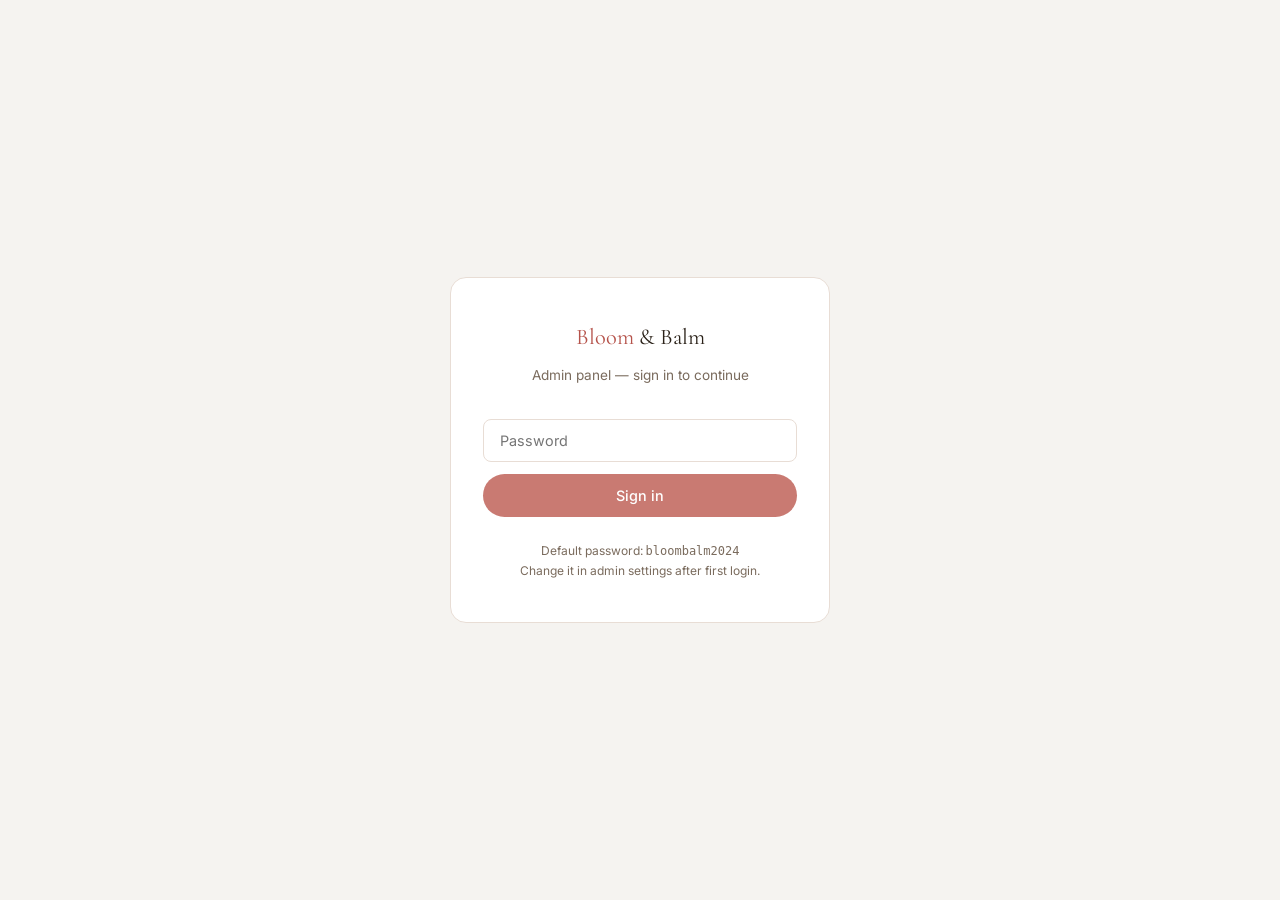
<file: bloom-and-balm/admin/index.html>
<!DOCTYPE html>
<html lang="en">
<head>
  <meta charset="UTF-8">
  <meta name="viewport" content="width=device-width, initial-scale=1.0">
  <title>Admin Login — Bloom &amp; Balm</title>
  <link rel="icon" type="image/x-icon" href="../favicon.ico">
  <link rel="apple-touch-icon" href="../favicon.png">
  <link rel="stylesheet" href="../style.css">
  <script src="../site.js"></script>
</head>
<body class="admin-body">
  <div class="login-wrap">
    <div class="login-box">
      <div class="login-box__logo"><span>Bloom</span> &amp; Balm</div>
      <p class="login-box__sub">Admin panel — sign in to continue</p>
      <div class="login-box__error" id="error-msg">Incorrect password. Try again.</div>
      <form onsubmit="handleLogin(event)">
        <input class="login-input" type="password" id="pw" placeholder="Password" required autocomplete="current-password">
        <button type="submit" class="login-btn">Sign in</button>
      </form>
      <p style="font-size:.75rem;color:var(--muted);margin-top:1.5rem;">
        Default password: <code>bloombalm2024</code><br>
        Change it in admin settings after first login.
      </p>
    </div>
  </div>

  <script>
    // Redirect if already logged in
    if (sessionStorage.getItem('bb_admin') === 'true') {
      window.location.href = 'dashboard.html';
    }

    function handleLogin(e) {
      e.preventDefault();
      const pw = document.getElementById('pw').value;
      const stored = localStorage.getItem('bb_admin_pw') || 'bloombalm2024';
      if (pw === stored) {
        sessionStorage.setItem('bb_admin', 'true');
        window.location.href = 'dashboard.html';
      } else {
        document.getElementById('error-msg').classList.add('show');
        document.getElementById('pw').value = '';
        document.getElementById('pw').focus();
      }
    }
  </script>
</body>
</html>
</file>
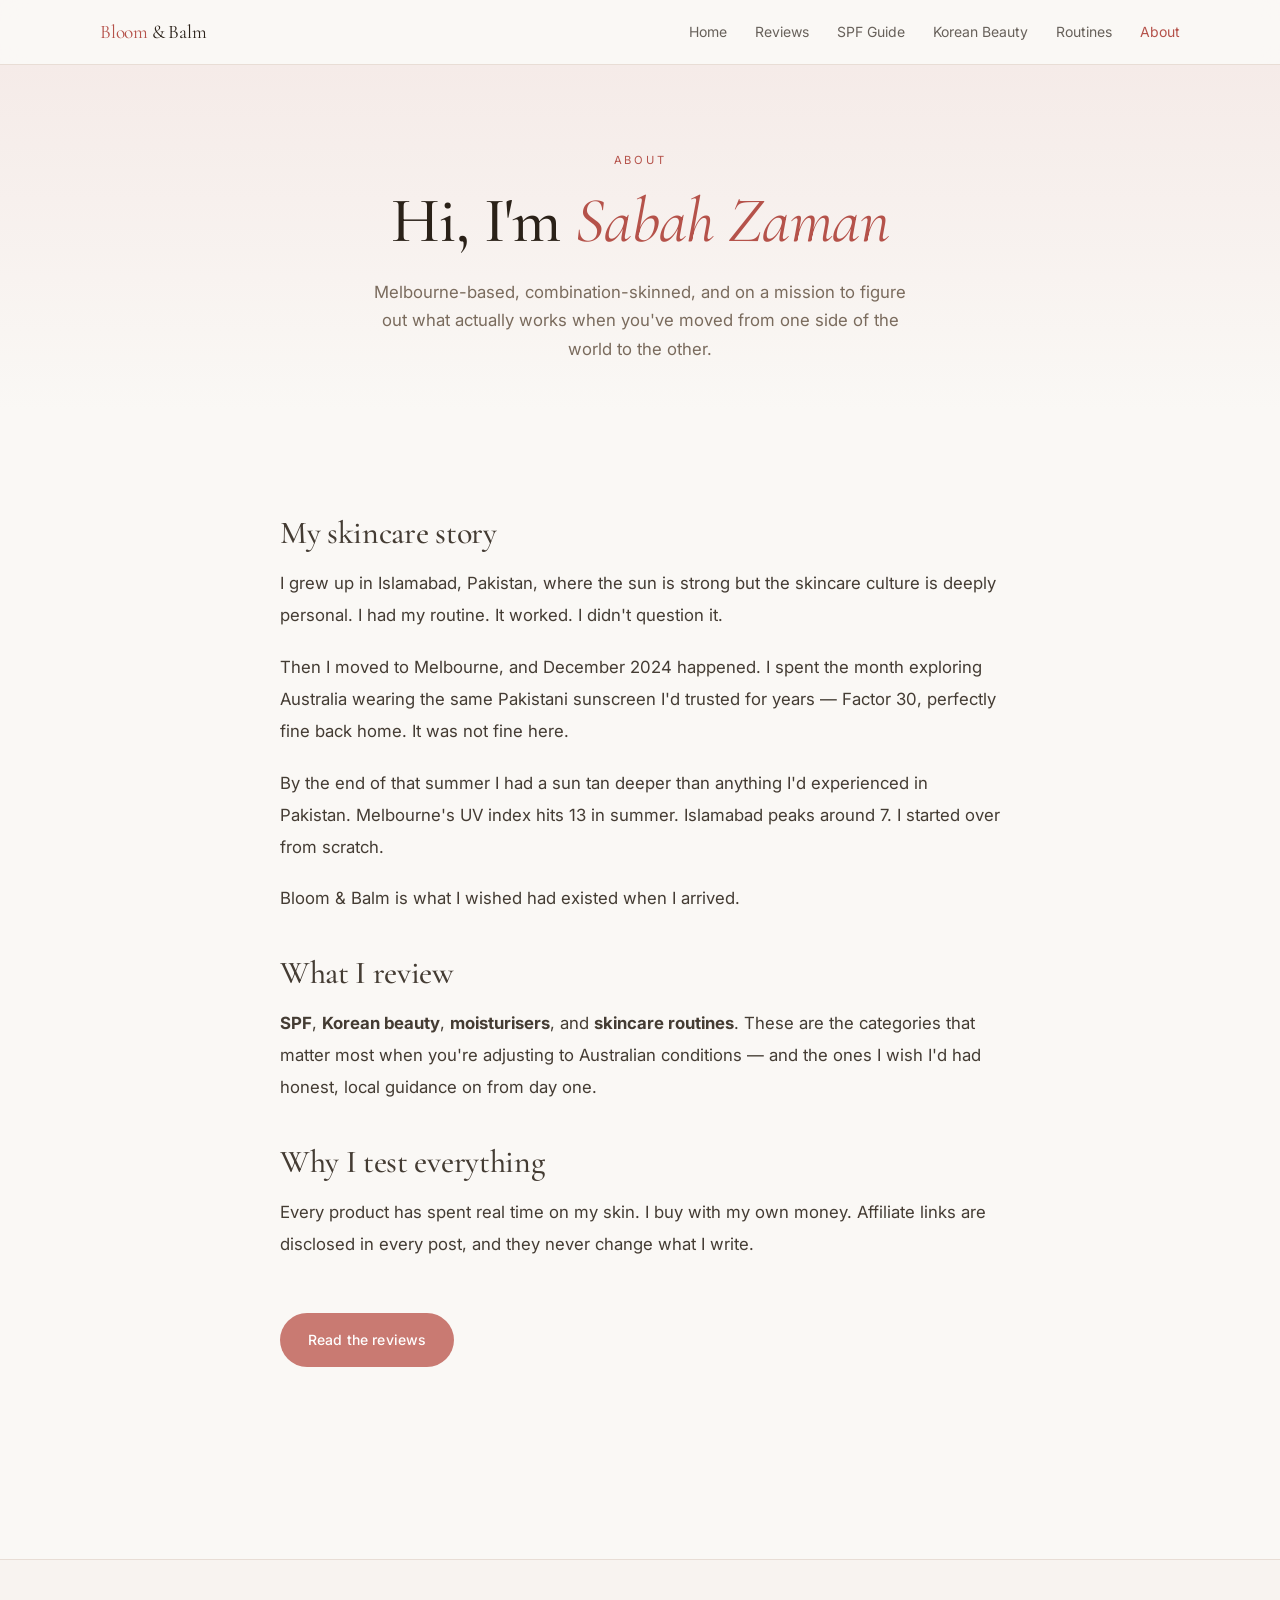
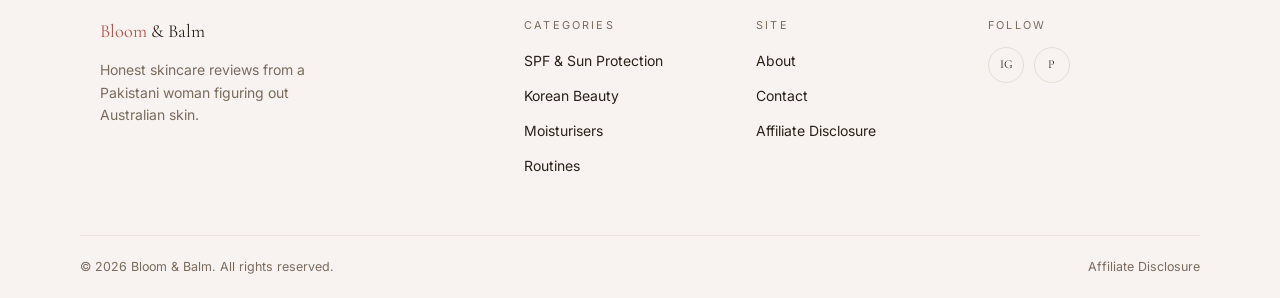
<file: bloom-and-balm/about.html>
<!DOCTYPE html>
<html lang="en">
<head>
  <meta charset="UTF-8">
  <meta name="viewport" content="width=device-width, initial-scale=1.0">
  <title>About — Bloom &amp; Balm</title>
  <meta name="description" content="Melbourne-based skincare blogger Sabah Zaman reviews SPF, Korean beauty and skincare routines for Australian women.">
  <link rel="icon" type="image/x-icon" href="favicon.ico">
  <link rel="apple-touch-icon" href="favicon.png">
  <link rel="stylesheet" href="style.css">
  <script src="site.js"></script>
  <script src="components.js"></script>
</head>
<body class="page-wrap">
  <div id="nav-mount"></div>
  <main>
    <div class="about-hero">
      <div class="container" style="text-align:center">
        <span style="font-size:.7rem;text-transform:uppercase;letter-spacing:.25em;color:var(--rose);">About</span>
        <h1 style="font-family:var(--serif);font-size:clamp(2.5rem,5vw,4rem);margin-top:.75rem;">
          Hi, I'm <em style="color:var(--rose);font-style:italic;font-weight:400;">Sabah Zaman</em>
        </h1>
        <p style="margin-top:1.25rem;font-size:1.05rem;color:var(--muted);max-width:560px;margin-left:auto;margin-right:auto;">
          Melbourne-based, combination-skinned, and on a mission to figure out what actually works when you've moved from one side of the world to the other.
        </p>
      </div>
    </div>

    <article class="about-article container--narrow">
      <section>
        <h2>My skincare story</h2>
        <p>I grew up in Islamabad, Pakistan, where the sun is strong but the skincare culture is deeply personal. I had my routine. It worked. I didn't question it.</p>
        <p>Then I moved to Melbourne, and December 2024 happened. I spent the month exploring Australia wearing the same Pakistani sunscreen I'd trusted for years — Factor 30, perfectly fine back home. It was not fine here.</p>
        <p>By the end of that summer I had a sun tan deeper than anything I'd experienced in Pakistan. Melbourne's UV index hits 13 in summer. Islamabad peaks around 7. I started over from scratch.</p>
        <p>Bloom &amp; Balm is what I wished had existed when I arrived.</p>
      </section>

      <section>
        <h2>What I review</h2>
        <p><strong>SPF</strong>, <strong>Korean beauty</strong>, <strong>moisturisers</strong>, and <strong>skincare routines</strong>. These are the categories that matter most when you're adjusting to Australian conditions — and the ones I wish I'd had honest, local guidance on from day one.</p>
      </section>

      <section>
        <h2>Why I test everything</h2>
        <p>Every product has spent real time on my skin. I buy with my own money. Affiliate links are disclosed in every post, and they never change what I write.</p>
      </section>

      <div style="padding-top:2rem;">
        <a href="blog/index.html" class="btn btn--primary">Read the reviews</a>
      </div>
    </article>
  </main>
  <div id="footer-mount"></div>
  <script>
    document.getElementById('nav-mount').innerHTML = renderNav('about');
    document.getElementById('footer-mount').innerHTML = renderFooter();
  </script>
</body>
</html>
</file>
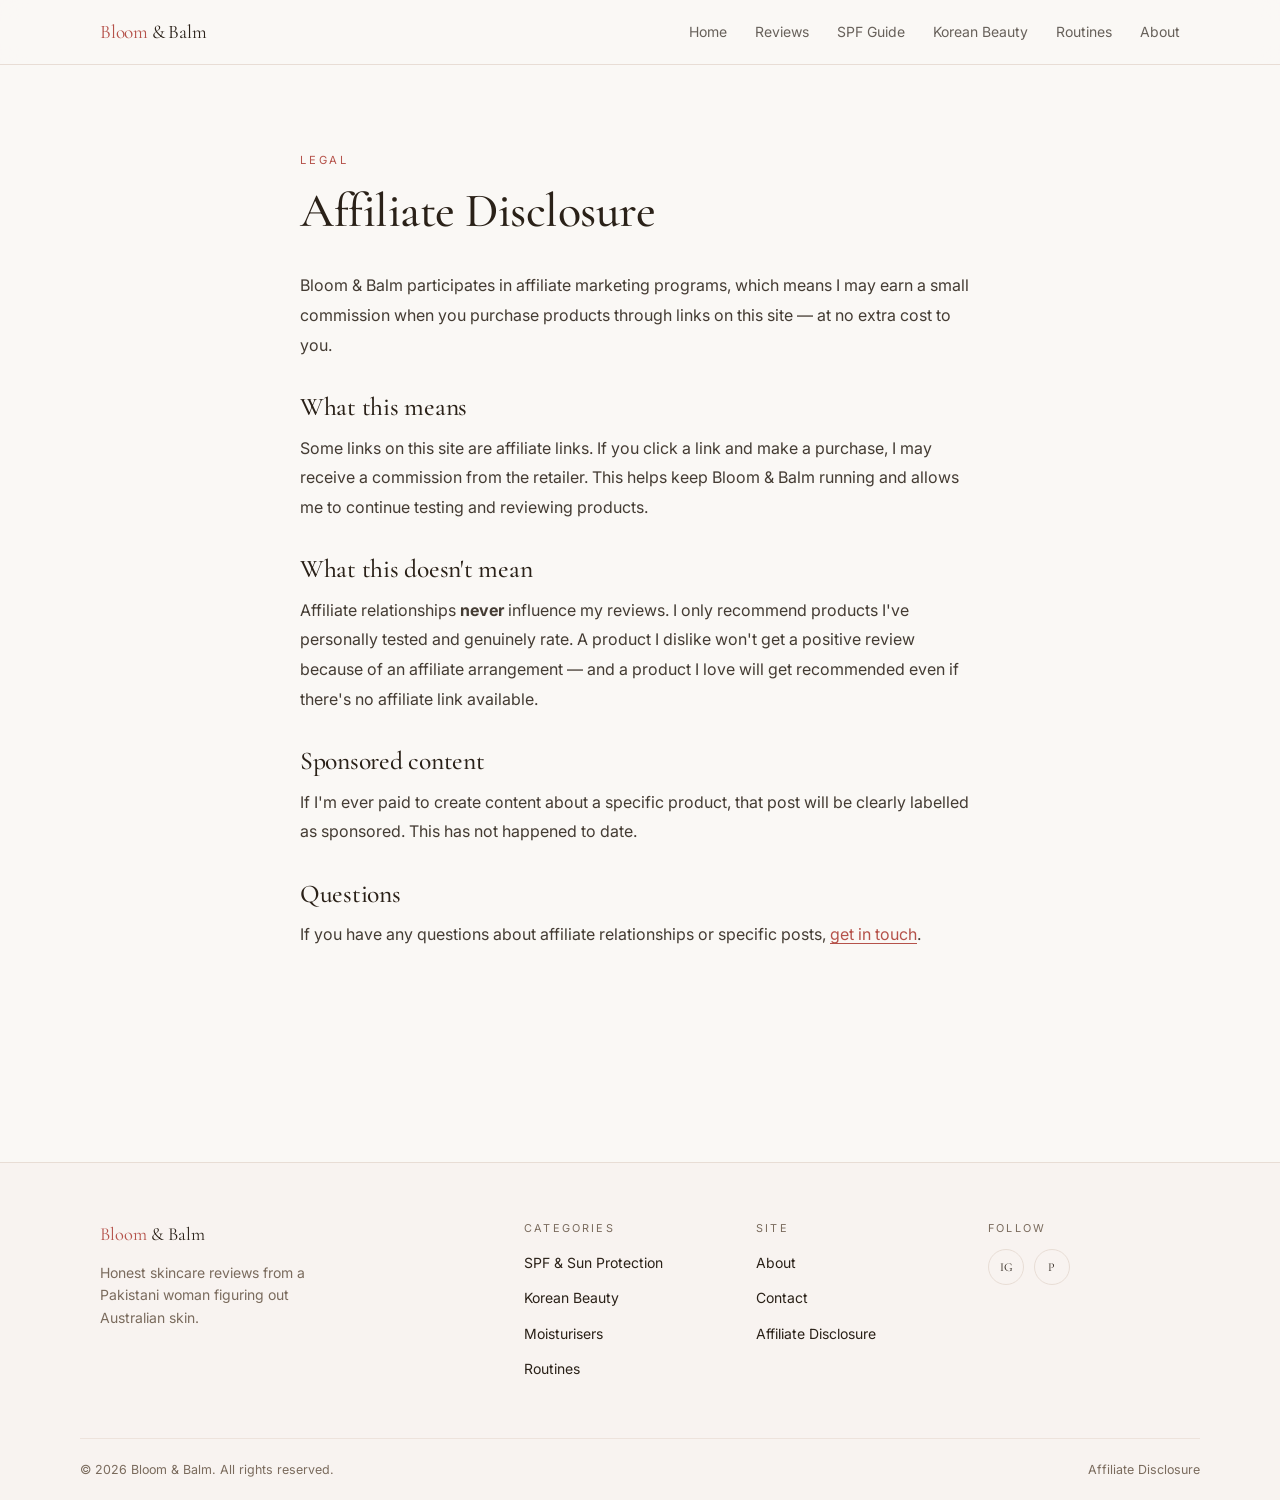
<file: bloom-and-balm/affiliate-disclosure.html>
<!DOCTYPE html>
<html lang="en">
<head>
  <meta charset="UTF-8"><meta name="viewport" content="width=device-width, initial-scale=1.0">
  <title>Affiliate Disclosure — Bloom &amp; Balm</title>
  <link rel="icon" type="image/x-icon" href="favicon.ico">
  <link rel="apple-touch-icon" href="favicon.png">
  <link rel="stylesheet" href="style.css">
  <script src="site.js"></script><script src="components.js"></script>
</head>
<body class="page-wrap">
  <div id="nav-mount"></div>
  <main>
    <section style="padding:5rem 0 6rem">
      <div class="container--narrow">
        <span style="font-size:.7rem;text-transform:uppercase;letter-spacing:.25em;color:var(--rose);">Legal</span>
        <h1 style="font-family:var(--serif);font-size:clamp(2rem,4vw,3rem);margin-top:.75rem;margin-bottom:2rem;">Affiliate Disclosure</h1>
        <div class="prose">
          <p>Bloom &amp; Balm participates in affiliate marketing programs, which means I may earn a small commission when you purchase products through links on this site — at no extra cost to you.</p>
          <h2>What this means</h2>
          <p>Some links on this site are affiliate links. If you click a link and make a purchase, I may receive a commission from the retailer. This helps keep Bloom &amp; Balm running and allows me to continue testing and reviewing products.</p>
          <h2>What this doesn't mean</h2>
          <p>Affiliate relationships <strong>never</strong> influence my reviews. I only recommend products I've personally tested and genuinely rate. A product I dislike won't get a positive review because of an affiliate arrangement — and a product I love will get recommended even if there's no affiliate link available.</p>
          <h2>Sponsored content</h2>
          <p>If I'm ever paid to create content about a specific product, that post will be clearly labelled as sponsored. This has not happened to date.</p>
          <h2>Questions</h2>
          <p>If you have any questions about affiliate relationships or specific posts, <a href="contact.html">get in touch</a>.</p>
        </div>
      </div>
    </section>
  </main>
  <div id="footer-mount"></div>
  <script>
    document.getElementById('nav-mount').innerHTML = renderNav();
    document.getElementById('footer-mount').innerHTML = renderFooter();
  </script>
</body>
</html>
</file>
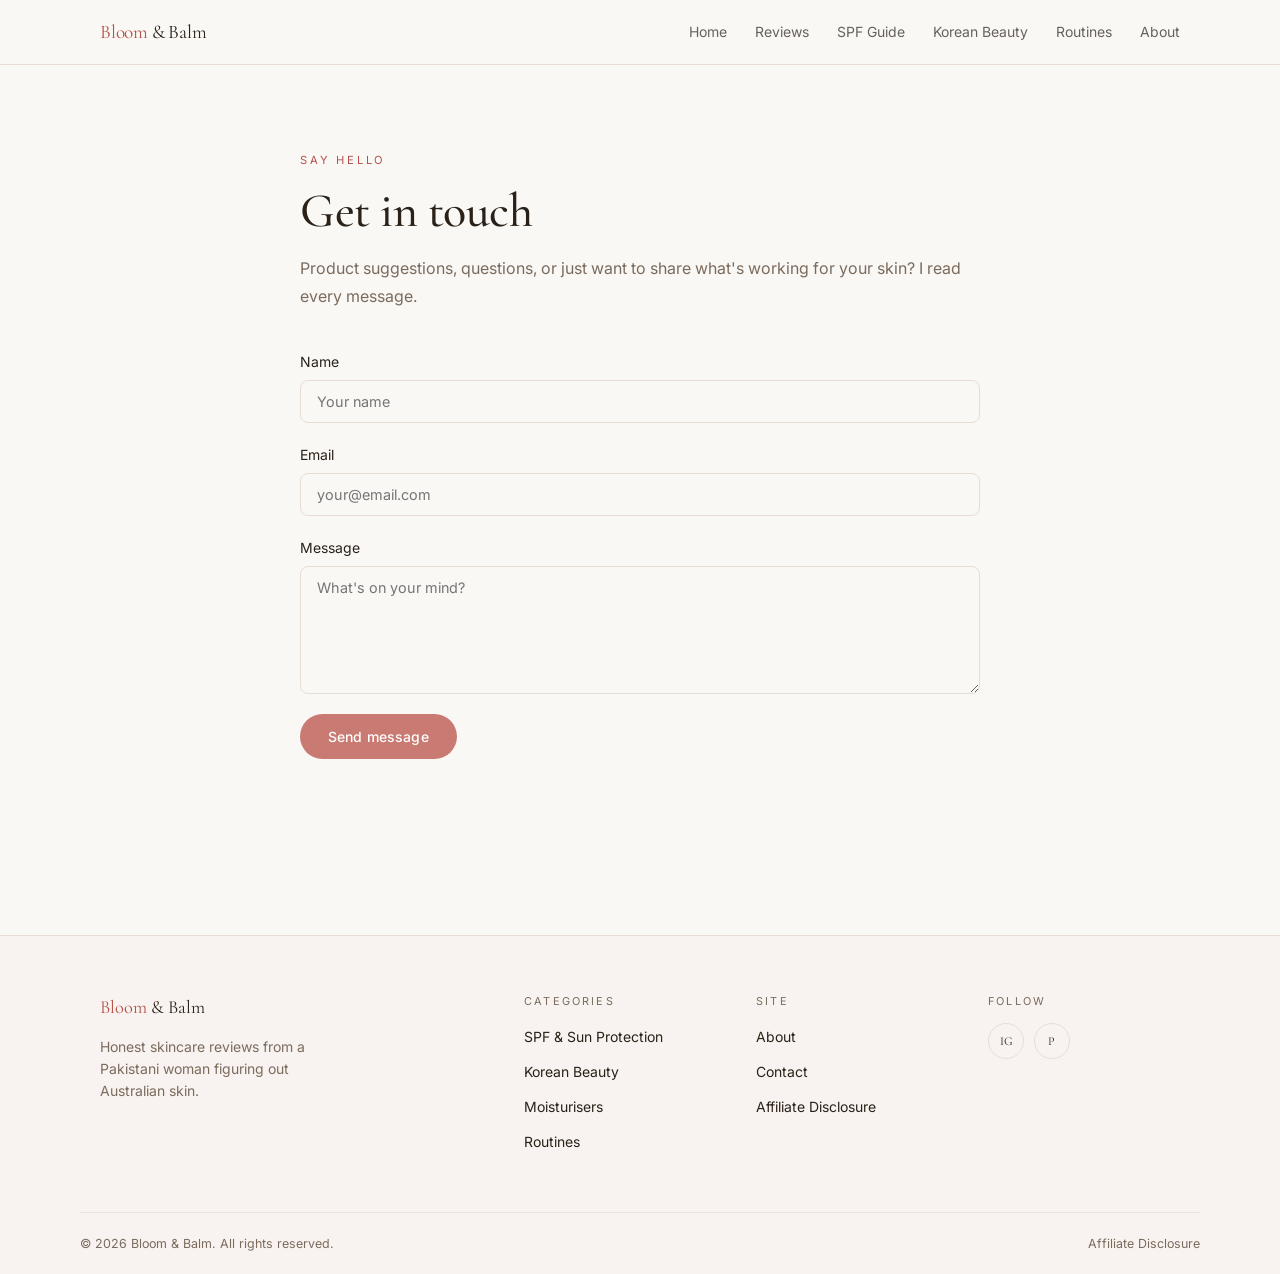
<file: bloom-and-balm/contact.html>
<!DOCTYPE html>
<html lang="en">
<head>
  <meta charset="UTF-8">
  <meta name="viewport" content="width=device-width, initial-scale=1.0">
  <title>Contact — Bloom &amp; Balm</title>
  <meta name="description" content="Get in touch with Bloom &amp; Balm — product suggestions, questions, or hello.">
  <link rel="icon" type="image/x-icon" href="favicon.ico">
  <link rel="apple-touch-icon" href="favicon.png">
  <link rel="stylesheet" href="style.css">
  <script src="site.js"></script>
  <script src="components.js"></script>
</head>
<body class="page-wrap">
  <div id="nav-mount"></div>
  <main>
    <section style="padding:5rem 0">
      <div class="container--narrow">
        <span style="font-size:.7rem;text-transform:uppercase;letter-spacing:.25em;color:var(--rose);">Say hello</span>
        <h1 style="font-family:var(--serif);font-size:clamp(2rem,4vw,3rem);margin-top:.75rem;margin-bottom:1rem;">Get in touch</h1>
        <p style="color:var(--muted);margin-bottom:2.5rem;">Product suggestions, questions, or just want to share what's working for your skin? I read every message.</p>

        <div id="form-wrap">
          <form class="contact-form" onsubmit="handleSubmit(event)">
            <div class="form-group">
              <label for="name">Name</label>
              <input id="name" name="name" type="text" required placeholder="Your name">
            </div>
            <div class="form-group">
              <label for="email">Email</label>
              <input id="email" name="email" type="email" required placeholder="your@email.com">
            </div>
            <div class="form-group">
              <label for="message">Message</label>
              <textarea id="message" name="message" rows="6" required placeholder="What's on your mind?"></textarea>
            </div>
            <div>
              <button type="submit" class="btn btn--primary">Send message</button>
            </div>
          </form>
        </div>
      </div>
    </section>
  </main>
  <div id="footer-mount"></div>
  <script>
    document.getElementById('nav-mount').innerHTML = renderNav();
    document.getElementById('footer-mount').innerHTML = renderFooter();
    function handleSubmit(e) {
      e.preventDefault();
      document.getElementById('form-wrap').innerHTML = `
        <div class="form-success">
          <h3>Thanks — message received.</h3>
          <p>I'll get back to you within a few days.</p>
        </div>`;
    }
  </script>
</body>
</html>
</file>
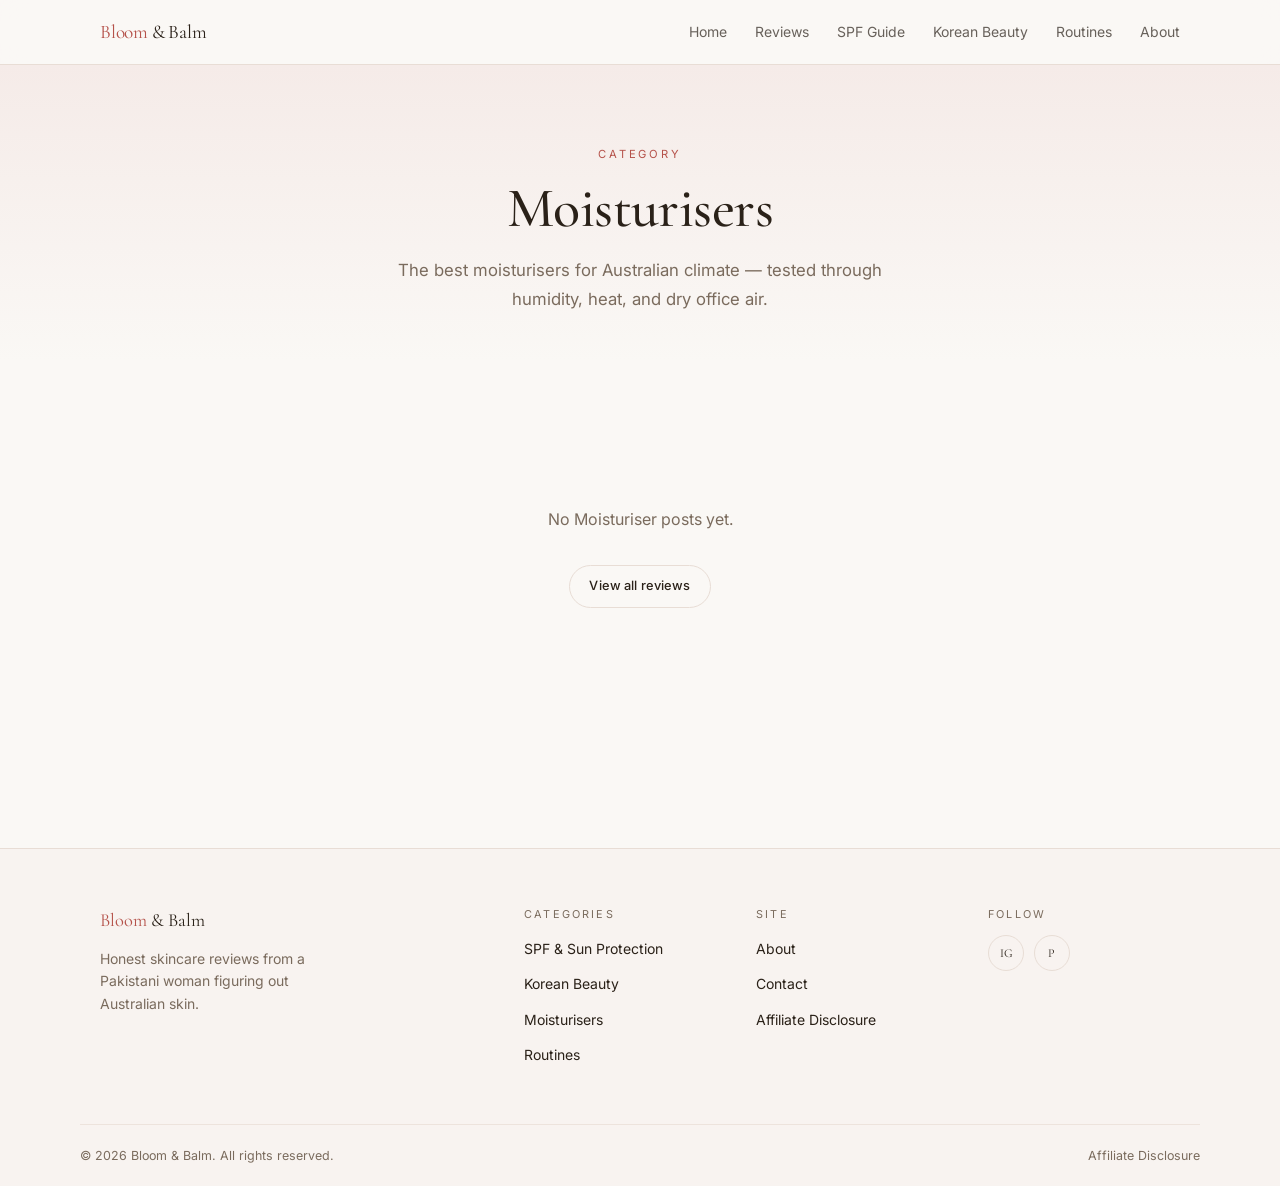
<file: bloom-and-balm/moisturisers.html>
<!DOCTYPE html>
<html lang="en">
<head>
  <meta charset="UTF-8"><meta name="viewport" content="width=device-width, initial-scale=1.0">
  <title>Moisturisers — Bloom &amp; Balm</title>
  <meta name="description" content="The best moisturisers for Australian climate — tested through humidity, heat, and air conditioning.">
  <link rel="icon" type="image/x-icon" href="favicon.ico">
  <link rel="apple-touch-icon" href="favicon.png">
  <link rel="stylesheet" href="style.css">
  <script src="site.js"></script><script src="components.js"></script>
</head>
<body class="page-wrap">
  <div id="nav-mount"></div>
  <main>
    <div class="cat-header">
      <div class="container">
        <span class="cat-header__eyebrow">Category</span>
        <h1 class="cat-header__title">Moisturisers</h1>
        <p class="cat-header__sub">The best moisturisers for Australian climate — tested through humidity, heat, and dry office air.</p>
      </div>
    </div>
    <section class="section"><div class="container"><div class="post-grid" id="posts-grid"></div></div></section>
  </main>
  <div id="footer-mount"></div>
  <script>
    document.getElementById('nav-mount').innerHTML = renderNav();
    document.getElementById('footer-mount').innerHTML = renderFooter();
    const posts = BB.getPostsByCategory('Moisturis');
    document.getElementById('posts-grid').innerHTML = posts.length > 0 ? posts.map(renderPostCard).join('') : '<div class="empty-state" style="grid-column:1/-1"><p>No Moisturiser posts yet.</p><a href="blog/index.html" class="btn btn--outline btn--sm">View all reviews</a></div>';
  </script>
</body>
</html>
</file>
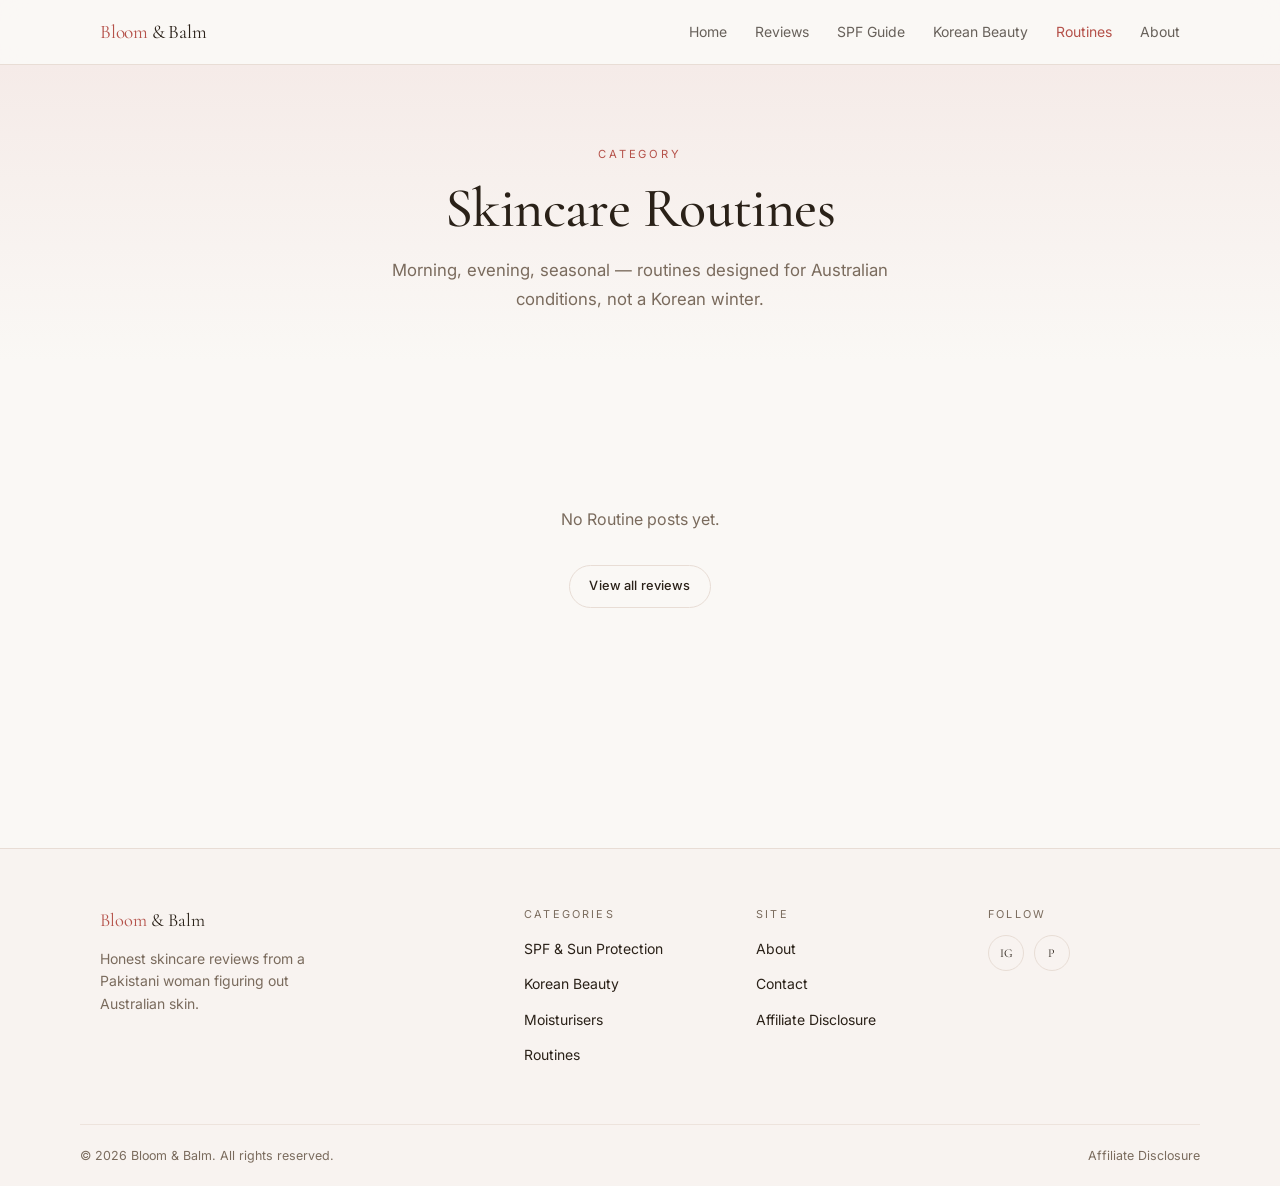
<file: bloom-and-balm/routines.html>
<!DOCTYPE html>
<html lang="en">
<head>
  <meta charset="UTF-8"><meta name="viewport" content="width=device-width, initial-scale=1.0">
  <title>Skincare Routines — Bloom &amp; Balm</title>
  <meta name="description" content="Skincare routines designed for Australian conditions — seasonal, climate-aware, and actually doable.">
  <link rel="icon" type="image/x-icon" href="favicon.ico">
  <link rel="apple-touch-icon" href="favicon.png">
  <link rel="stylesheet" href="style.css">
  <script src="site.js"></script><script src="components.js"></script>
</head>
<body class="page-wrap">
  <div id="nav-mount"></div>
  <main>
    <div class="cat-header">
      <div class="container">
        <span class="cat-header__eyebrow">Category</span>
        <h1 class="cat-header__title">Skincare Routines</h1>
        <p class="cat-header__sub">Morning, evening, seasonal — routines designed for Australian conditions, not a Korean winter.</p>
      </div>
    </div>
    <section class="section"><div class="container"><div class="post-grid" id="posts-grid"></div></div></section>
  </main>
  <div id="footer-mount"></div>
  <script>
    document.getElementById('nav-mount').innerHTML = renderNav('routines');
    document.getElementById('footer-mount').innerHTML = renderFooter();
    const posts = BB.getPostsByCategory('Routine');
    document.getElementById('posts-grid').innerHTML = posts.length > 0 ? posts.map(renderPostCard).join('') : '<div class="empty-state" style="grid-column:1/-1"><p>No Routine posts yet.</p><a href="blog/index.html" class="btn btn--outline btn--sm">View all reviews</a></div>';
  </script>
</body>
</html>
</file>
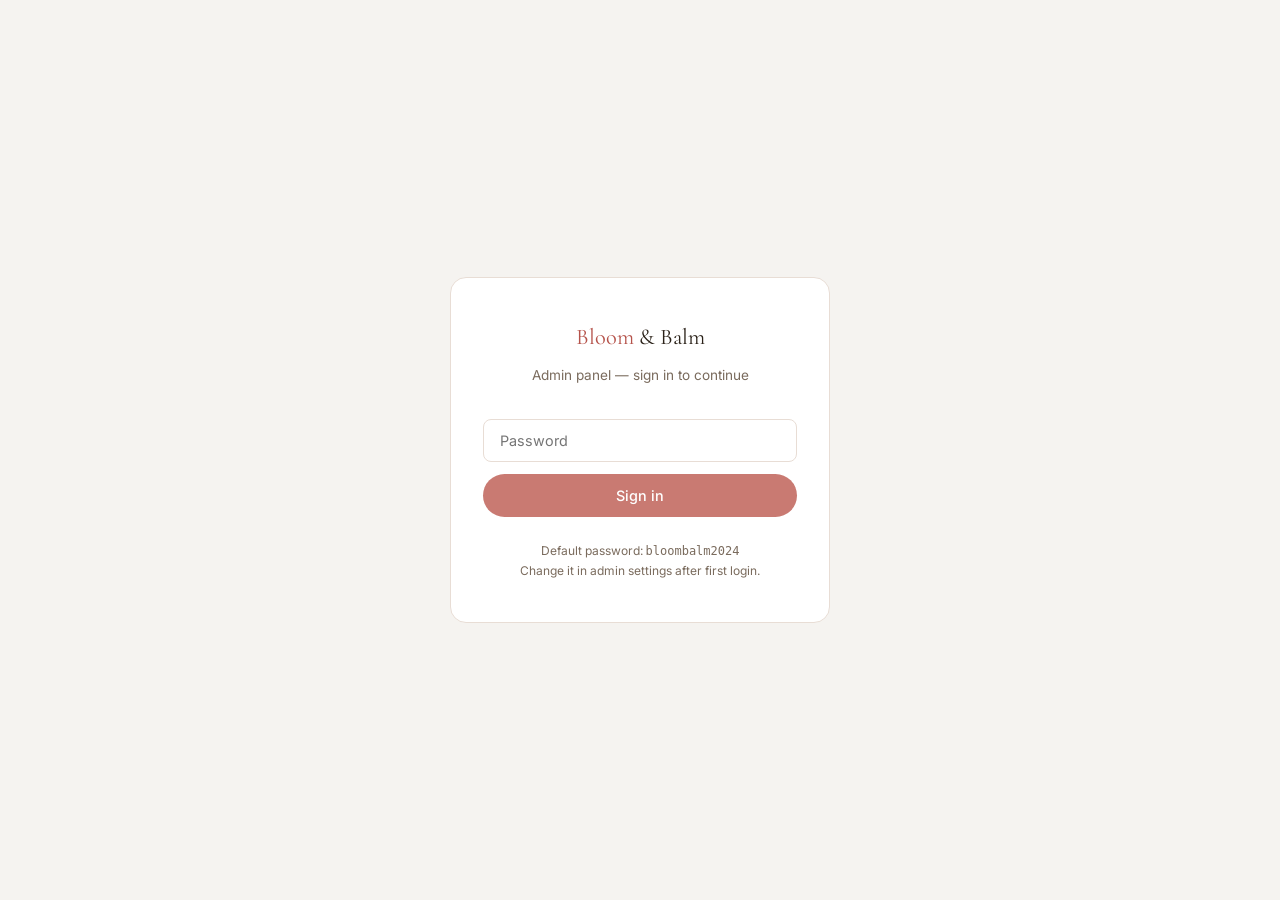
<file: bloom-and-balm/admin/dashboard.html>
<!DOCTYPE html>
<html lang="en">
<head>
  <meta charset="UTF-8">
  <meta name="viewport" content="width=device-width, initial-scale=1.0">
  <title>Dashboard — Bloom &amp; Balm Admin</title>
  <link rel="icon" type="image/x-icon" href="../favicon.ico">
  <link rel="apple-touch-icon" href="../favicon.png">
  <link rel="stylesheet" href="../style.css">
  <script src="../site.js"></script>
</head>
<body class="admin-body">

  <!-- Topbar -->
  <div class="admin-topbar">
    <div class="admin-topbar__logo"><span>Bloom</span> &amp; Balm <span style="font-family:var(--sans);font-size:.75rem;color:rgba(255,255,255,.5);margin-left:.5rem;">Admin</span></div>
    <div class="admin-topbar__right">
      <a href="write.html">✏️ New post</a>
      <a href="../index.html" target="_blank">View site ↗</a>
      <a href="#" onclick="logout()">Sign out</a>
    </div>
  </div>

  <!-- Main -->
  <div class="admin-main">

    <!-- Stats -->
    <div class="admin-cards" id="stats-cards"></div>

    <!-- Posts table -->
    <div class="admin-table-wrap">
      <div class="admin-table-header">
        <h2>All posts</h2>
        <a href="write.html" class="btn btn--primary btn--sm">+ New post</a>
      </div>
      <div style="overflow-x:auto">
        <table class="admin-table">
          <thead>
            <tr>
              <th>Title</th>
              <th>Category</th>
              <th>Date</th>
              <th>Status</th>
              <th>Actions</th>
            </tr>
          </thead>
          <tbody id="posts-tbody"></tbody>
        </table>
      </div>
    </div>

    <!-- Settings -->
    <div class="admin-table-wrap" style="margin-top:1.5rem;">
      <div class="admin-table-header"><h2>Settings</h2></div>
      <div style="padding:1.5rem;display:flex;flex-direction:column;gap:1rem;max-width:420px;">
        <div class="form-group">
          <label>Change admin password</label>
          <input type="password" id="new-pw" class="form-group input" placeholder="New password" style="margin-top:.35rem;">
        </div>
        <div>
          <button class="btn btn--primary btn--sm" onclick="changePw()">Update password</button>
        </div>
      </div>
    </div>

  </div>

  <!-- Toast -->
  <div class="toast" id="bb-toast"></div>

  <script>
    // Auth guard
    if (sessionStorage.getItem('bb_admin') !== 'true') window.location.href = 'index.html';

    function logout() {
      sessionStorage.removeItem('bb_admin');
      window.location.href = 'index.html';
    }

    function renderDashboard() {
      const posts = BB.getPosts();
      const published = posts.filter(p => p.published);
      const drafts = posts.filter(p => !p.published);
      const cats = new Set(posts.map(p => p.category).filter(Boolean));

      // Stats
      document.getElementById('stats-cards').innerHTML = [
        { num: posts.length, label: 'Total posts' },
        { num: published.length, label: 'Published' },
        { num: drafts.length, label: 'Drafts' },
        { num: cats.size, label: 'Categories' }
      ].map(s => `<div class="admin-card"><div class="admin-card__num">${s.num}</div><div class="admin-card__label">${s.label}</div></div>`).join('');

      // Table
      const sorted = [...posts].sort((a, b) => new Date(b.date) - new Date(a.date));
      document.getElementById('posts-tbody').innerHTML = sorted.length === 0
        ? `<tr><td colspan="5" style="text-align:center;color:var(--muted);padding:2rem;">No posts yet. <a href="write.html" style="color:var(--rose)">Write your first post →</a></td></tr>`
        : sorted.map(p => `
          <tr>
            <td class="title-cell">${p.title}</td>
            <td>${p.category || '—'}</td>
            <td style="white-space:nowrap">${BB.formatDate(p.date)}</td>
            <td><span class="status-badge ${p.published ? 'status-badge--pub' : 'status-badge--draft'}">${p.published ? 'Published' : 'Draft'}</span></td>
            <td style="white-space:nowrap">
              <button class="admin-action" onclick="editPost('${p.id}')">Edit</button>
              <button class="admin-action" onclick="togglePublish('${p.id}')">${p.published ? 'Unpublish' : 'Publish'}</button>
              <button class="admin-action admin-action--danger" onclick="deletePost('${p.id}')">Delete</button>
            </td>
          </tr>`).join('');
    }

    function editPost(id) {
      window.location.href = `write.html?id=${id}`;
    }

    function togglePublish(id) {
      const posts = BB.getPosts();
      const post = posts.find(p => p.id === id);
      if (!post) return;
      post.published = !post.published;
      BB.savePosts(posts);
      showToast(`Post ${post.published ? 'published' : 'unpublished'}`, 'success');
      renderDashboard();
    }

    function deletePost(id) {
      if (!confirm('Delete this post? This cannot be undone.')) return;
      const posts = BB.getPosts().filter(p => p.id !== id);
      BB.savePosts(posts);
      showToast('Post deleted', 'error');
      renderDashboard();
    }

    function changePw() {
      const val = document.getElementById('new-pw').value.trim();
      if (!val || val.length < 6) { showToast('Password must be at least 6 characters', 'error'); return; }
      localStorage.setItem('bb_admin_pw', val);
      document.getElementById('new-pw').value = '';
      showToast('Password updated ✓', 'success');
    }

    function showToast(msg, type = '') {
      const t = document.getElementById('bb-toast');
      t.textContent = msg;
      t.className = `toast ${type ? 'toast--' + type : ''}`;
      requestAnimationFrame(() => t.classList.add('show'));
      clearTimeout(t._timer);
      t._timer = setTimeout(() => t.classList.remove('show'), 2800);
    }

    renderDashboard();
  </script>
</body>
</html>
</file>
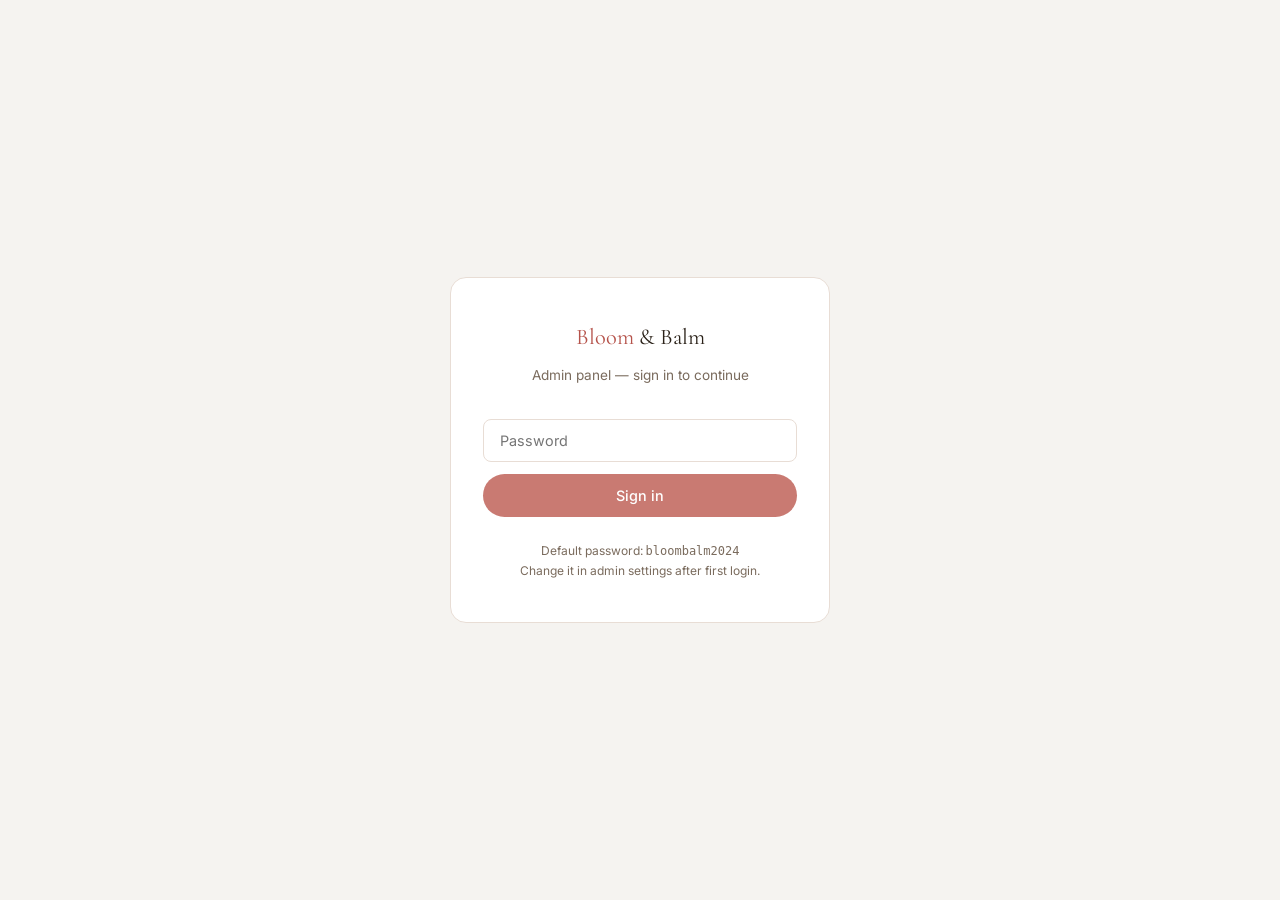
<file: bloom-and-balm/admin/write.html>
<!DOCTYPE html>
<html lang="en">
<head>
  <meta charset="UTF-8">
  <meta name="viewport" content="width=device-width, initial-scale=1.0">
  <title>Write Post — Bloom &amp; Balm Admin</title>
  <link rel="icon" type="image/x-icon" href="../favicon.ico">
  <link rel="apple-touch-icon" href="../favicon.png">
  <link rel="stylesheet" href="../style.css">
  <script src="../site.js"></script>
</head>
<body class="admin-body">

  <!-- Topbar -->
  <div class="admin-topbar">
    <div class="admin-topbar__logo"><span>Bloom</span> &amp; Balm <span style="font-family:var(--sans);font-size:.75rem;color:rgba(255,255,255,.5);margin-left:.5rem;" id="mode-label">New post</span></div>
    <div class="admin-topbar__right">
      <a href="dashboard.html">← Dashboard</a>
      <a href="../index.html" target="_blank">View site ↗</a>
      <a href="#" onclick="logout()">Sign out</a>
    </div>
  </div>

  <!-- Editor layout -->
  <div style="display:grid;grid-template-columns:1fr 280px;gap:1.5rem;max-width:1200px;margin:0 auto;padding:2rem 1.25rem;align-items:start;">

    <!-- Left: main editor -->
    <div style="display:flex;flex-direction:column;gap:1rem;">

      <!-- Title -->
      <div style="background:var(--card);border:1px solid var(--border);border-radius:var(--radius);padding:1rem 1.25rem;">
        <input
          id="post-title"
          type="text"
          placeholder="Post title…"
          style="width:100%;font-family:var(--serif);font-size:1.8rem;border:none;outline:none;background:transparent;color:var(--fg);"
          oninput="autoSlug()"
        >
      </div>

      <!-- Rich text editor -->
      <div class="editor-wrap">
        <div class="editor-toolbar">
          <button class="editor-btn" onclick="fmt('bold')" title="Bold"><strong>B</strong></button>
          <button class="editor-btn" onclick="fmt('italic')" title="Italic"><em>I</em></button>
          <button class="editor-btn" onclick="fmt('underline')" title="Underline"><u>U</u></button>
          <div class="editor-sep"></div>
          <button class="editor-btn" onclick="fmtBlock('h2')" title="Heading 2">H2</button>
          <button class="editor-btn" onclick="fmtBlock('h3')" title="Heading 3">H3</button>
          <button class="editor-btn" onclick="fmtBlock('p')" title="Paragraph">¶</button>
          <div class="editor-sep"></div>
          <button class="editor-btn" onclick="fmt('insertUnorderedList')" title="Bullet list">• List</button>
          <button class="editor-btn" onclick="fmt('insertOrderedList')" title="Numbered list">1. List</button>
          <div class="editor-sep"></div>
          <button class="editor-btn" onclick="insertLink()" title="Insert link">🔗 Link</button>
          <div class="editor-sep"></div>
          <button class="editor-btn" onclick="fmt('removeFormat')" title="Clear format">✕ Clear</button>
        </div>
        <div
          id="editor-content"
          contenteditable="true"
          data-placeholder="Start writing your post here… Use the toolbar above for formatting."
          spellcheck="true"
        ></div>
      </div>

      <!-- Excerpt -->
      <div style="background:var(--card);border:1px solid var(--border);border-radius:var(--radius);padding:1rem 1.25rem;">
        <label style="font-size:.75rem;text-transform:uppercase;letter-spacing:.1em;color:var(--muted);display:block;margin-bottom:.5rem;">Excerpt (shown in post cards)</label>
        <textarea
          id="post-excerpt"
          rows="3"
          placeholder="A short summary of the post — 1–2 sentences."
          style="width:100%;border:none;outline:none;resize:vertical;font-family:var(--sans);font-size:.9rem;color:var(--fg);background:transparent;line-height:1.6;"
        ></textarea>
      </div>

    </div>

    <!-- Right: metadata sidebar -->
    <div style="display:flex;flex-direction:column;gap:1rem;position:sticky;top:1rem;">

      <!-- Publish actions -->
      <div style="background:var(--card);border:1px solid var(--border);border-radius:var(--radius);padding:1.25rem;">
        <p style="font-size:.75rem;text-transform:uppercase;letter-spacing:.1em;color:var(--muted);margin-bottom:1rem;">Publish</p>
        <div style="display:flex;flex-direction:column;gap:.6rem;">
          <button class="btn btn--primary" style="width:100%;justify-content:center;" onclick="savePost(true)">✓ Publish</button>
          <button class="btn btn--outline" style="width:100%;justify-content:center;" onclick="savePost(false)">Save as draft</button>
          <a href="dashboard.html" class="btn btn--outline" style="width:100%;justify-content:center;font-size:.8rem;padding:.5rem 1rem;">Discard</a>
        </div>
      </div>

      <!-- Category -->
      <div style="background:var(--card);border:1px solid var(--border);border-radius:var(--radius);padding:1.25rem;">
        <label for="post-cat" style="font-size:.75rem;text-transform:uppercase;letter-spacing:.1em;color:var(--muted);display:block;margin-bottom:.5rem;">Category</label>
        <select id="post-cat" style="width:100%;border:1px solid var(--border);border-radius:var(--radius);padding:.6rem .75rem;font-family:var(--sans);font-size:.875rem;background:var(--bg);color:var(--fg);outline:none;">
          <option value="">— Choose —</option>
          <option>SPF &amp; Sun Protection</option>
          <option>Korean Beauty</option>
          <option>Moisturisers</option>
          <option>Routines</option>
          <option>Reviews</option>
          <option>Ingredients</option>
          <option>Lifestyle</option>
        </select>
        <input id="post-cat-custom" type="text" placeholder="Or type a custom category" style="width:100%;margin-top:.5rem;border:1px solid var(--border);border-radius:var(--radius);padding:.6rem .75rem;font-family:var(--sans);font-size:.875rem;background:var(--bg);color:var(--fg);outline:none;">
      </div>

      <!-- Image -->
      <div style="background:var(--card);border:1px solid var(--border);border-radius:var(--radius);padding:1.25rem;">
        <label for="post-img" style="font-size:.75rem;text-transform:uppercase;letter-spacing:.1em;color:var(--muted);display:block;margin-bottom:.5rem;">Cover image URL</label>
        <input id="post-img" type="url" placeholder="https://images.unsplash.com/…" style="width:100%;border:1px solid var(--border);border-radius:var(--radius);padding:.6rem .75rem;font-family:var(--sans);font-size:.85rem;background:var(--bg);color:var(--fg);outline:none;" oninput="previewImg()">
        <div id="img-preview" style="margin-top:.75rem;display:none;">
          <img id="img-preview-el" src="" alt="Preview" style="width:100%;border-radius:.5rem;aspect-ratio:4/3;object-fit:cover;">
        </div>
        <input id="post-img-alt" type="text" placeholder="Image alt text" style="width:100%;margin-top:.5rem;border:1px solid var(--border);border-radius:var(--radius);padding:.6rem .75rem;font-family:var(--sans);font-size:.85rem;background:var(--bg);color:var(--fg);outline:none;">
      </div>

      <!-- Slug & meta -->
      <div style="background:var(--card);border:1px solid var(--border);border-radius:var(--radius);padding:1.25rem;">
        <label for="post-slug" style="font-size:.75rem;text-transform:uppercase;letter-spacing:.1em;color:var(--muted);display:block;margin-bottom:.5rem;">URL slug</label>
        <input id="post-slug" type="text" placeholder="my-post-title" style="width:100%;border:1px solid var(--border);border-radius:var(--radius);padding:.6rem .75rem;font-family:var(--sans);font-size:.85rem;background:var(--bg);color:var(--fg);outline:none;font-family:monospace;">
        <label for="post-date" style="font-size:.75rem;text-transform:uppercase;letter-spacing:.1em;color:var(--muted);display:block;margin-top:.75rem;margin-bottom:.5rem;">Date</label>
        <input id="post-date" type="date" style="width:100%;border:1px solid var(--border);border-radius:var(--radius);padding:.6rem .75rem;font-family:var(--sans);font-size:.875rem;background:var(--bg);color:var(--fg);outline:none;">
        <label for="post-readtime" style="font-size:.75rem;text-transform:uppercase;letter-spacing:.1em;color:var(--muted);display:block;margin-top:.75rem;margin-bottom:.5rem;">Read time</label>
        <input id="post-readtime" type="text" placeholder="5 min read" style="width:100%;border:1px solid var(--border);border-radius:var(--radius);padding:.6rem .75rem;font-family:var(--sans);font-size:.875rem;background:var(--bg);color:var(--fg);outline:none;">
      </div>

    </div>
  </div>

  <div class="toast" id="bb-toast"></div>

  <script>
    if (sessionStorage.getItem('bb_admin') !== 'true') window.location.href = 'index.html';

    function logout() { sessionStorage.removeItem('bb_admin'); window.location.href = 'index.html'; }

    // Set today's date as default
    document.getElementById('post-date').value = new Date().toISOString().split('T')[0];

    // Check if editing existing post
    const params = new URLSearchParams(window.location.search);
    const editId = params.get('id');
    let editingPost = null;

    if (editId) {
      editingPost = BB.getPosts().find(p => p.id === editId);
      if (editingPost) {
        document.getElementById('mode-label').textContent = 'Edit post';
        document.getElementById('post-title').value = editingPost.title;
        document.getElementById('editor-content').innerHTML = editingPost.content || '';
        document.getElementById('post-excerpt').value = editingPost.excerpt || '';
        document.getElementById('post-slug').value = editingPost.slug;
        document.getElementById('post-date').value = editingPost.date;
        document.getElementById('post-readtime').value = editingPost.readTime || '';
        document.getElementById('post-img').value = editingPost.image || '';
        document.getElementById('post-img-alt').value = editingPost.imageAlt || '';
        if (editingPost.image) previewImg();
        // Set category
        const catSelect = document.getElementById('post-cat');
        let found = false;
        for (let opt of catSelect.options) {
          if (opt.value === editingPost.category) { opt.selected = true; found = true; break; }
        }
        if (!found && editingPost.category) {
          document.getElementById('post-cat-custom').value = editingPost.category;
        }
      }
    }

    function fmt(cmd) { document.execCommand(cmd, false, null); document.getElementById('editor-content').focus(); }

    function fmtBlock(tag) {
      document.execCommand('formatBlock', false, tag);
      document.getElementById('editor-content').focus();
    }

    function insertLink() {
      const url = prompt('Enter URL:');
      if (url) { document.execCommand('createLink', false, url); }
      document.getElementById('editor-content').focus();
    }

    function autoSlug() {
      if (editingPost) return; // Don't auto-overwrite slug when editing
      const title = document.getElementById('post-title').value;
      document.getElementById('post-slug').value = BB.slugify(title);
    }

    function previewImg() {
      const url = document.getElementById('post-img').value.trim();
      const wrap = document.getElementById('img-preview');
      const el = document.getElementById('img-preview-el');
      if (url) { el.src = url; wrap.style.display = 'block'; }
      else { wrap.style.display = 'none'; }
    }

    function getCategory() {
      const custom = document.getElementById('post-cat-custom').value.trim();
      const selected = document.getElementById('post-cat').value;
      return custom || selected || '';
    }

    function savePost(publish) {
      const title = document.getElementById('post-title').value.trim();
      const content = document.getElementById('editor-content').innerHTML.trim();
      const slug = document.getElementById('post-slug').value.trim() || BB.slugify(title);

      if (!title) { showToast('Post needs a title', 'error'); return; }
      if (!content || content === '') { showToast('Post needs some content', 'error'); return; }

      const posts = BB.getPosts();

      // Check slug uniqueness (excluding current post if editing)
      const existing = posts.find(p => p.slug === slug && p.id !== (editingPost?.id));
      const finalSlug = existing ? slug + '-' + Date.now() : slug;

      const postData = {
        id: editingPost?.id || 'post-' + Date.now(),
        slug: finalSlug,
        title,
        content,
        excerpt: document.getElementById('post-excerpt').value.trim(),
        category: getCategory(),
        date: document.getElementById('post-date').value || new Date().toISOString().split('T')[0],
        readTime: document.getElementById('post-readtime').value.trim(),
        image: document.getElementById('post-img').value.trim(),
        imageAlt: document.getElementById('post-img-alt').value.trim(),
        published: publish
      };

      if (editingPost) {
        const idx = posts.findIndex(p => p.id === editingPost.id);
        if (idx !== -1) posts[idx] = postData;
      } else {
        posts.unshift(postData);
      }

      BB.savePosts(posts);
      showToast(publish ? 'Post published ✓' : 'Draft saved ✓', 'success');
      setTimeout(() => window.location.href = 'dashboard.html', 1200);
    }

    function showToast(msg, type = '') {
      const t = document.getElementById('bb-toast');
      t.textContent = msg;
      t.className = `toast ${type ? 'toast--' + type : ''}`;
      requestAnimationFrame(() => t.classList.add('show'));
      clearTimeout(t._timer);
      t._timer = setTimeout(() => t.classList.remove('show'), 2800);
    }
  </script>
</body>
</html>
</file>
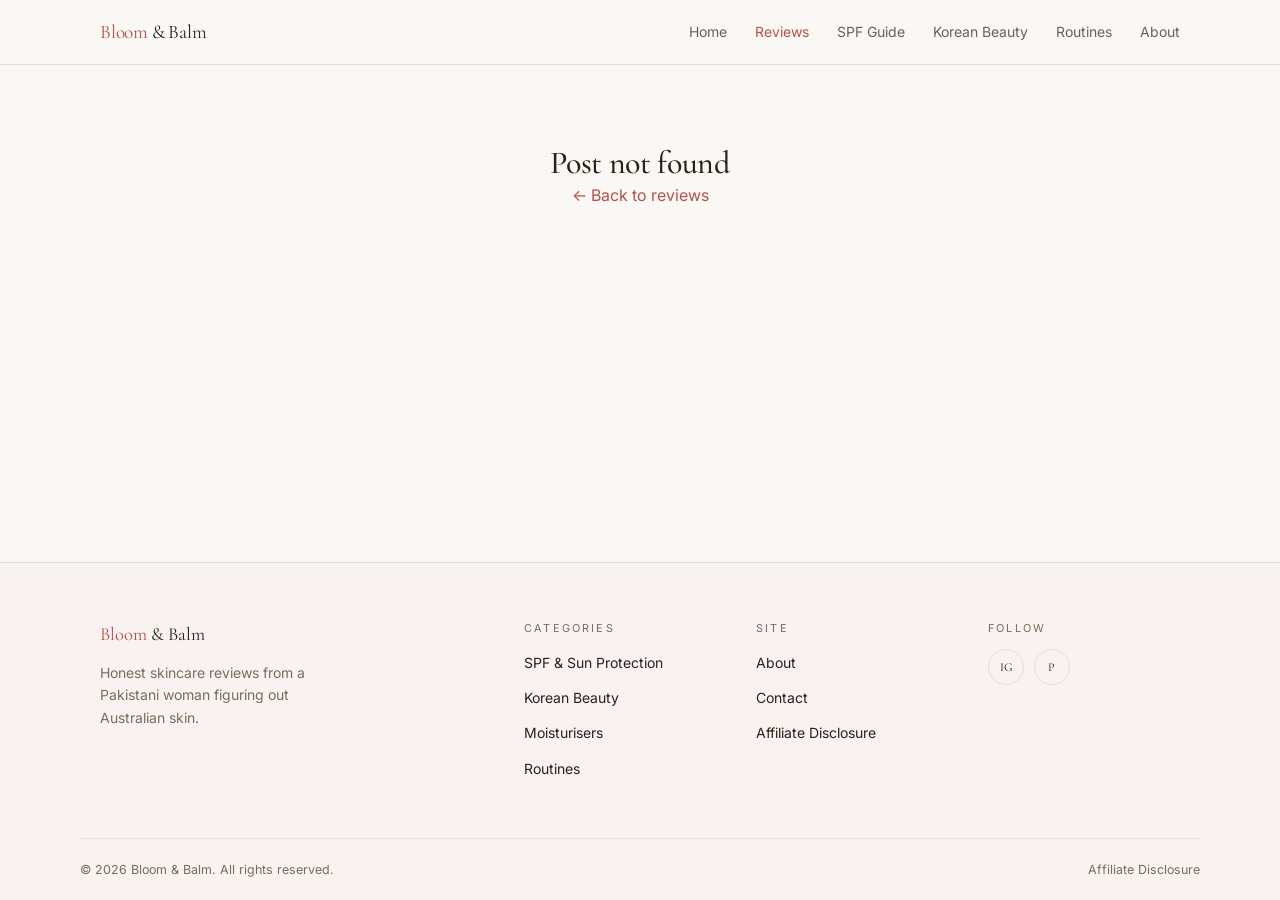
<file: bloom-and-balm/blog/post.html>
<!DOCTYPE html>
<html lang="en">
<head>
  <meta charset="UTF-8">
  <meta name="viewport" content="width=device-width, initial-scale=1.0">
  <title>Bloom &amp; Balm</title>
  <link rel="icon" type="image/x-icon" href="../favicon.ico">
  <link rel="apple-touch-icon" href="../favicon.png">
  <link rel="stylesheet" href="../style.css">
  <script src="../site.js"></script>
  <script src="../components.js"></script>
</head>
<body class="page-wrap">

  <div id="nav-mount"></div>
  <main id="main-content"></main>
  <div id="footer-mount"></div>

  <script>
    document.getElementById('nav-mount').innerHTML = renderNav('reviews');
    document.getElementById('footer-mount').innerHTML = renderFooter();

    const params = new URLSearchParams(window.location.search);
    const slug = params.get('slug');
    const main = document.getElementById('main-content');

    if (!slug) {
      main.innerHTML = '<div style="padding:5rem 0;text-align:center;"><h1 style="font-family:var(--serif)">Post not found</h1><a href="index.html" style="color:var(--rose)">← Back to reviews</a></div>';
    } else {
      const post = BB.getPostBySlug(slug);
      if (!post) {
        main.innerHTML = `<div style="padding:5rem 0;text-align:center;"><h1 style="font-family:var(--serif)">Post not found</h1><p style="color:var(--muted);margin:1rem 0">The post you're looking for doesn't exist or may have been moved.</p><a href="index.html" style="color:var(--rose)">← Back to reviews</a></div>`;
      } else {
        // Update page title & meta
        document.title = `${post.title} — Bloom & Balm`;
        document.querySelector('meta[name="description"]') && (document.querySelector('meta[name="description"]').content = post.excerpt || '');

        const heroImg = post.image
          ? `<img class="post-hero__img" src="${post.image}" alt="${post.imageAlt || post.title}" loading="lazy">`
          : '';

        main.innerHTML = `
          <div class="post-hero">
            <div class="container--narrow">
              <a href="index.html" class="back-link">← Back to reviews</a>
              ${post.category ? `<span class="post-hero__cat">${post.category}</span>` : ''}
              <h1 class="post-hero__title">${post.title}</h1>
              <div class="post-hero__meta">
                <span>${BB.formatDate(post.date)}</span>
                ${post.readTime ? `<span>${post.readTime}</span>` : ''}
              </div>
              ${heroImg}
            </div>
          </div>
          <div class="post-body">
            <div class="container--narrow">
              <div class="post-body">${post.content}</div>
              <hr class="divider">
              <p style="font-size:.85rem;color:var(--muted)">This post may contain affiliate links. <a href="../affiliate-disclosure.html">Read my disclosure policy.</a></p>
            </div>
          </div>

          <!-- Related posts -->
          <section class="section" style="padding-top:0">
            <div class="container">
              <h2 class="section__title" style="margin-bottom:2rem">More reviews</h2>
              <div class="post-grid" id="related-grid"></div>
            </div>
          </section>
        `;

        // Related posts (same category, excluding current)
        const related = BB.getPublishedPosts()
          .filter(p => p.slug !== slug)
          .filter(p => !post.category || p.category === post.category)
          .slice(0, 3);
        const fallback = related.length < 3
          ? BB.getPublishedPosts().filter(p => p.slug !== slug && !related.find(r => r.slug === p.slug)).slice(0, 3 - related.length)
          : [];
        const relatedGrid = document.getElementById('related-grid');
        const all = [...related, ...fallback].slice(0, 3);
        relatedGrid.innerHTML = all.length > 0 ? all.map(renderPostCard).join('') : '';
      }
    }
  </script>
</body>
</html>
</file>
<file: bloom-and-balm/style.css>
@import url('https://fonts.googleapis.com/css2?family=Cormorant+Garamond:ital,wght@0,400;0,500;0,600;1,400;1,500&family=Inter:wght@400;500;600&display=swap');

/* ── TOKENS ──────────────────────────────────────────────── */
:root {
  --bg:         #faf8f5;
  --fg:         #2a2118;
  --muted:      #7a6b5d;
  --border:     #e8ddd5;
  --card:       #fff;
  --rose:       #b5524a;
  --blush:      #c97a72;
  --blush-soft: #f5ebe8;
  --accent:     #ecddd8;
  --radius:     0.5rem;
  --serif:      'Cormorant Garamond', Georgia, serif;
  --sans:       'Inter', system-ui, sans-serif;
}

/* ── RESET ───────────────────────────────────────────────── */
*, *::before, *::after { box-sizing: border-box; margin: 0; padding: 0; }
html { scroll-behavior: smooth; }
body { font-family: var(--sans); background: var(--bg); color: var(--fg); font-size: 16px; line-height: 1.7; -webkit-font-smoothing: antialiased; }
img { max-width: 100%; display: block; }
a { color: inherit; text-decoration: none; }
h1,h2,h3,h4 { font-family: var(--serif); font-weight: 500; letter-spacing: -0.01em; line-height: 1.15; }

/* ── LAYOUT ──────────────────────────────────────────────── */
.container { max-width: 1120px; margin: 0 auto; padding: 0 1.25rem; }
.container--narrow { max-width: 720px; margin: 0 auto; padding: 0 1.25rem; }

/* ── NAV ─────────────────────────────────────────────────── */
.nav {
  position: sticky; top: 0; z-index: 40;
  background: rgba(250,248,245,0.88);
  backdrop-filter: blur(12px);
  border-bottom: 1px solid var(--border);
}
.nav__inner {
  display: flex; align-items: center; justify-content: space-between;
  height: 64px; gap: 1rem;
}
.nav__logo { font-family: var(--serif); font-size: 1.2rem; letter-spacing: -0.01em; }
.nav__logo span { color: var(--rose); }
.nav__links { display: flex; align-items: center; gap: 1.75rem; list-style: none; }
.nav__links a { font-size: 0.875rem; color: rgba(42,33,24,0.7); transition: color .2s; }
.nav__links a:hover, .nav__links a.active { color: var(--rose); }
.nav__burger { display: none; background: none; border: 1px solid var(--border); border-radius: var(--radius); padding: 0.4rem 0.7rem; cursor: pointer; font-size: 0.8rem; font-family: var(--sans); }
.nav__mobile { display: none; flex-direction: column; background: var(--bg); border-bottom: 1px solid var(--border); padding: 1rem 1.25rem; gap: 0.25rem; }
.nav__mobile a { display: block; padding: 0.5rem 0; font-size: 0.9rem; color: var(--fg); border-bottom: 1px solid var(--border); }
.nav__mobile a:last-child { border-bottom: none; }
.nav__mobile.open { display: flex; }

/* ── BUTTONS ─────────────────────────────────────────────── */
.btn {
  display: inline-flex; align-items: center; gap: 0.4rem;
  padding: 0.875rem 1.75rem; border-radius: 9999px;
  font-size: 0.875rem; font-weight: 500; font-family: var(--sans);
  cursor: pointer; border: none; transition: background .2s, color .2s;
  letter-spacing: 0.01em;
}
.btn--primary { background: var(--blush); color: #fff; }
.btn--primary:hover { background: var(--rose); }
.btn--outline { background: transparent; color: var(--fg); border: 1px solid var(--border); }
.btn--outline:hover { background: var(--blush-soft); }
.btn--sm { padding: 0.6rem 1.2rem; font-size: 0.8rem; }

/* ── HERO ────────────────────────────────────────────────── */
.hero {
  background: linear-gradient(to bottom, var(--blush-soft), var(--bg));
  padding: 5rem 0 6rem;
  text-align: center;
  overflow: hidden;
}
.hero__eyebrow { font-size: 0.7rem; text-transform: uppercase; letter-spacing: 0.25em; color: var(--rose); margin-bottom: 1.5rem; display: block; }
.hero__title { font-family: var(--serif); font-size: clamp(2.8rem, 6vw, 5rem); line-height: 1.05; color: var(--fg); }
.hero__title em { color: var(--rose); font-style: italic; font-weight: 400; }
.hero__sub { margin-top: 1.5rem; font-size: 1.1rem; color: var(--muted); max-width: 560px; margin-left: auto; margin-right: auto; }
.hero__cta { margin-top: 2.5rem; }

/* ── SECTION HEADERS ─────────────────────────────────────── */
.section { padding: 5rem 0; }
.section--sm { padding: 3rem 0; }
.section__eyebrow { font-size: 0.7rem; text-transform: uppercase; letter-spacing: 0.25em; color: var(--muted); display: block; margin-bottom: 0.5rem; }
.section__title { font-family: var(--serif); font-size: clamp(1.8rem, 3vw, 2.5rem); }
.section__header { display: flex; justify-content: space-between; align-items: flex-end; margin-bottom: 2.5rem; gap: 1rem; flex-wrap: wrap; }
.section__link { font-size: 0.85rem; color: var(--rose); display: inline-flex; align-items: center; gap: 0.25rem; white-space: nowrap; }
.section__link:hover { text-decoration: underline; }

/* ── POST GRID ───────────────────────────────────────────── */
.post-grid { display: grid; gap: 2rem; grid-template-columns: repeat(auto-fill, minmax(300px, 1fr)); }
.post-card { display: flex; flex-direction: column; }
.post-card__img-wrap { display: block; overflow: hidden; border-radius: 1rem; background: var(--blush-soft); aspect-ratio: 4/3; }
.post-card__img-wrap img { width: 100%; height: 100%; object-fit: cover; transition: transform .5s; }
.post-card:hover .post-card__img-wrap img { transform: scale(1.03); }
.post-card__img-placeholder { width: 100%; height: 100%; background: var(--blush-soft); }
.post-card__body { margin-top: 1.25rem; flex: 1; }
.post-card__cat { display: inline-block; font-size: 0.68rem; text-transform: uppercase; letter-spacing: 0.18em; color: var(--rose); background: var(--blush-soft); border-radius: 9999px; padding: 0.2rem 0.7rem; margin-bottom: 0.65rem; }
.post-card__title { font-family: var(--serif); font-size: 1.45rem; line-height: 1.3; margin-bottom: 0.5rem; transition: color .2s; }
.post-card:hover .post-card__title { color: var(--rose); }
.post-card__excerpt { font-size: 0.88rem; color: var(--muted); line-height: 1.6; display: -webkit-box; -webkit-line-clamp: 2; -webkit-box-orient: vertical; overflow: hidden; }
.post-card__read { display: inline-flex; align-items: center; gap: 0.25rem; font-size: 0.85rem; color: var(--fg); margin-top: 1rem; transition: color .2s; }
.post-card__read:hover { color: var(--rose); }

/* ── CATEGORY TILES ──────────────────────────────────────── */
.cat-grid { display: grid; grid-template-columns: repeat(2, 1fr); gap: 1rem; }
@media(min-width: 768px) { .cat-grid { grid-template-columns: repeat(4, 1fr); } }
.cat-tile {
  aspect-ratio: 1/1; border-radius: 1.25rem;
  background: var(--blush-soft); padding: 1.5rem;
  display: flex; flex-direction: column; justify-content: space-between;
  transition: background .2s; cursor: pointer;
}
.cat-tile:hover { background: var(--blush); }
.cat-tile:hover .cat-tile__icon, .cat-tile:hover .cat-tile__label { color: #fff; }
.cat-tile__icon { font-size: 1.4rem; color: var(--rose); }
.cat-tile__label { font-family: var(--serif); font-size: clamp(1.1rem, 2vw, 1.4rem); line-height: 1.2; color: var(--fg); transition: color .2s; }

/* ── NEWSLETTER ──────────────────────────────────────────── */
.newsletter {
  background: linear-gradient(135deg, var(--blush-soft), var(--accent));
  border-radius: 1.5rem; padding: 3.5rem 2rem; text-align: center;
}
.newsletter__title { font-family: var(--serif); font-size: clamp(1.6rem, 3vw, 2.2rem); max-width: 440px; margin: 0 auto 1rem; }
.newsletter__sub { color: var(--muted); font-size: 0.95rem; margin-bottom: 2rem; }
.newsletter__form { display: flex; flex-direction: column; gap: 0.75rem; max-width: 380px; margin: 0 auto; }
@media(min-width: 500px) { .newsletter__form { flex-direction: row; } }
.newsletter__input {
  flex: 1; border-radius: 9999px; border: 1px solid var(--border);
  background: var(--bg); padding: 0.75rem 1.25rem; font-size: 0.875rem;
  font-family: var(--sans); outline: none;
}
.newsletter__input:focus { border-color: var(--rose); box-shadow: 0 0 0 3px rgba(181,82,74,0.15); }
.newsletter__btn { border-radius: 9999px; background: var(--fg); color: var(--bg); border: none; padding: 0.75rem 1.5rem; font-size: 0.875rem; font-family: var(--sans); font-weight: 500; cursor: pointer; white-space: nowrap; transition: background .2s; }
.newsletter__btn:hover { background: var(--rose); }

/* ── BLOG PAGE ───────────────────────────────────────────── */
.blog-header { background: linear-gradient(to bottom, var(--blush-soft), var(--bg)); padding: 5rem 0 3rem; text-align: center; }
.blog-header__title { font-family: var(--serif); font-size: clamp(2.5rem, 5vw, 4rem); }
.blog-header__title em { color: var(--rose); font-style: italic; font-weight: 400; }
.blog-header__sub { margin-top: 1rem; color: var(--muted); font-size: 1.05rem; }

/* ── SINGLE POST ─────────────────────────────────────────── */
.post-hero { background: linear-gradient(to bottom, var(--blush-soft), var(--bg)); padding: 4rem 0 2rem; }
.post-hero__cat { display: inline-block; font-size: 0.7rem; text-transform: uppercase; letter-spacing: 0.22em; color: var(--rose); margin-bottom: 1rem; }
.post-hero__title { font-family: var(--serif); font-size: clamp(2rem, 5vw, 3.5rem); max-width: 760px; }
.post-hero__meta { margin-top: 1.25rem; display: flex; gap: 1.5rem; font-size: 0.82rem; color: var(--muted); }
.post-hero__img { width: 100%; max-height: 480px; object-fit: cover; border-radius: 1.25rem; margin-top: 2.5rem; }
.post-body { padding: 3.5rem 0 5rem; }
.post-body p { margin-bottom: 1.5rem; font-size: 1.05rem; line-height: 1.9; color: rgba(42,33,24,0.88); }
.post-body h2 { font-family: var(--serif); font-size: 1.8rem; margin: 2.5rem 0 1rem; }
.post-body h3 { font-family: var(--serif); font-size: 1.4rem; margin: 2rem 0 0.75rem; }
.post-body strong { font-weight: 600; }
.post-body em { font-style: italic; }
.post-body ul, .post-body ol { margin: 0 0 1.5rem 1.5rem; }
.post-body li { margin-bottom: 0.5rem; font-size: 1.05rem; line-height: 1.8; }
.post-body a { color: var(--rose); text-decoration: underline; text-underline-offset: 3px; }

/* ── CATEGORY PAGE ───────────────────────────────────────── */
.cat-header { background: linear-gradient(to bottom, var(--blush-soft), var(--bg)); padding: 5rem 0 3rem; text-align: center; }
.cat-header__eyebrow { font-size: 0.7rem; text-transform: uppercase; letter-spacing: 0.25em; color: var(--rose); display: block; margin-bottom: 0.75rem; }
.cat-header__title { font-family: var(--serif); font-size: clamp(2.2rem, 5vw, 3.5rem); }
.cat-header__sub { margin-top: 1rem; color: var(--muted); font-size: 1.05rem; max-width: 500px; margin-left: auto; margin-right: auto; }

/* ── ABOUT PAGE ──────────────────────────────────────────── */
.about-hero { background: linear-gradient(to bottom, var(--blush-soft), var(--bg)); padding: 5rem 0 3rem; text-align: center; }
.about-article { padding: 4rem 0 6rem; font-size: 1.05rem; line-height: 1.9; color: rgba(42,33,24,0.88); }
.about-article h2 { font-family: var(--serif); font-size: 2rem; margin: 2.5rem 0 1rem; }
.about-article p { margin-bottom: 1.25rem; }

/* ── CONTACT PAGE ────────────────────────────────────────── */
.contact-form { display: flex; flex-direction: column; gap: 1.25rem; margin-top: 2.5rem; }
.form-group { display: flex; flex-direction: column; gap: 0.4rem; }
.form-group label { font-size: 0.875rem; }
.form-group input, .form-group textarea, .form-group select {
  border: 1px solid var(--border); border-radius: var(--radius);
  background: var(--bg); padding: 0.75rem 1rem; font-size: 0.9rem;
  font-family: var(--sans); color: var(--fg); outline: none; resize: vertical;
  transition: border-color .2s, box-shadow .2s;
}
.form-group input:focus, .form-group textarea:focus, .form-group select:focus {
  border-color: var(--rose); box-shadow: 0 0 0 3px rgba(181,82,74,0.12);
}
.form-success { background: var(--blush-soft); border: 1px solid rgba(181,82,74,0.2); border-radius: 1rem; padding: 2rem; text-align: center; margin-top: 1.5rem; }
.form-success h3 { font-family: var(--serif); font-size: 1.6rem; margin-bottom: 0.5rem; }
.form-success p { color: var(--muted); font-size: 0.9rem; }

/* ── FOOTER ──────────────────────────────────────────────── */
.footer { margin-top: 6rem; border-top: 1px solid var(--border); background: rgba(245,235,232,0.4); }
.footer__grid { display: grid; gap: 2.5rem; padding: 3.5rem 0; grid-template-columns: 1fr; }
@media(min-width: 640px) { .footer__grid { grid-template-columns: repeat(2, 1fr); } }
@media(min-width: 900px) { .footer__grid { grid-template-columns: 2fr 1fr 1fr 1fr; } }
.footer__logo { font-family: var(--serif); font-size: 1.15rem; margin-bottom: 0.75rem; }
.footer__logo span { color: var(--rose); }
.footer__tagline { font-size: 0.875rem; color: var(--muted); max-width: 220px; line-height: 1.6; }
.footer__heading { font-family: var(--sans); font-size: 0.68rem; text-transform: uppercase; letter-spacing: 0.2em; color: var(--muted); margin-bottom: 0.75rem; }
.footer__links { list-style: none; display: flex; flex-direction: column; gap: 0.5rem; }
.footer__links a { font-size: 0.875rem; color: var(--fg); transition: color .2s; }
.footer__links a:hover { color: var(--rose); }
.footer__social { display: flex; gap: 0.6rem; }
.footer__social-btn {
  width: 36px; height: 36px; border-radius: 9999px; border: 1px solid var(--border);
  display: grid; place-items: center; font-size: 0.75rem; font-family: var(--serif);
  transition: background .2s, color .2s;
}
.footer__social-btn:hover { background: var(--blush); color: #fff; border-color: var(--blush); }
.footer__bottom { border-top: 1px solid rgba(232,221,213,0.7); padding: 1.25rem 0; display: flex; justify-content: space-between; flex-wrap: wrap; gap: 0.5rem; font-size: 0.78rem; color: var(--muted); }
.footer__bottom a:hover { color: var(--rose); }

/* ── EMPTY STATE ─────────────────────────────────────────── */
.empty-state { text-align: center; padding: 4rem 0; }
.empty-state p { color: var(--muted); margin-bottom: 2rem; }

/* ── PAGE UTILS ──────────────────────────────────────────── */
.page-wrap { min-height: 100vh; display: flex; flex-direction: column; }
main { flex: 1; }
.back-link { font-size: 0.85rem; color: var(--muted); display: inline-flex; align-items: center; gap: 0.3rem; margin-bottom: 2rem; transition: color .2s; }
.back-link:hover { color: var(--rose); }
.tag { display: inline-block; font-size: 0.68rem; text-transform: uppercase; letter-spacing: 0.18em; color: var(--rose); background: var(--blush-soft); border-radius: 9999px; padding: 0.25rem 0.75rem; }
.divider { border: none; border-top: 1px solid var(--border); margin: 3rem 0; }

/* ── AFFILIATE PAGE ──────────────────────────────────────── */
.prose { font-size: 1rem; line-height: 1.85; }
.prose h2 { font-family: var(--serif); font-size: 1.6rem; margin: 2rem 0 0.75rem; }
.prose p { margin-bottom: 1.25rem; color: rgba(42,33,24,0.88); }
.prose a { color: var(--rose); text-decoration: underline; text-underline-offset: 3px; }

/* ── RESPONSIVE ──────────────────────────────────────────── */
@media(max-width: 767px) {
  .nav__links { display: none; }
  .nav__burger { display: block; }
  .section { padding: 3.5rem 0; }
  .hero { padding: 3.5rem 0 4rem; }
  .post-grid { grid-template-columns: 1fr; }
}
@media(min-width: 768px) {
  .post-grid { grid-template-columns: repeat(3, 1fr); }
}

/* ── ADMIN PANEL ─────────────────────────────────────────── */
.admin-body { font-family: var(--sans); background: #f5f3f0; min-height: 100vh; }
.admin-topbar { background: var(--fg); color: #fff; padding: 0 1.5rem; height: 56px; display: flex; align-items: center; justify-content: space-between; }
.admin-topbar__logo { font-family: var(--serif); font-size: 1.1rem; }
.admin-topbar__logo span { color: var(--blush); }
.admin-topbar__right { display: flex; align-items: center; gap: 1rem; font-size: 0.82rem; }
.admin-topbar a { color: rgba(255,255,255,0.75); transition: color .2s; }
.admin-topbar a:hover { color: #fff; }
.admin-main { max-width: 1100px; margin: 0 auto; padding: 2rem 1.25rem; }
.admin-cards { display: grid; gap: 1rem; grid-template-columns: repeat(auto-fill, minmax(180px, 1fr)); margin-bottom: 2rem; }
.admin-card { background: var(--card); border: 1px solid var(--border); border-radius: var(--radius); padding: 1.25rem 1.5rem; }
.admin-card__num { font-family: var(--serif); font-size: 2rem; color: var(--rose); }
.admin-card__label { font-size: 0.8rem; color: var(--muted); margin-top: 0.15rem; }
.admin-table-wrap { background: var(--card); border: 1px solid var(--border); border-radius: var(--radius); overflow: hidden; }
.admin-table-header { display: flex; justify-content: space-between; align-items: center; padding: 1.25rem 1.5rem; border-bottom: 1px solid var(--border); }
.admin-table-header h2 { font-family: var(--serif); font-size: 1.3rem; }
.admin-table { width: 100%; border-collapse: collapse; }
.admin-table th { text-align: left; font-size: 0.72rem; text-transform: uppercase; letter-spacing: 0.1em; color: var(--muted); padding: 0.75rem 1.5rem; border-bottom: 1px solid var(--border); background: #faf9f8; }
.admin-table td { padding: 1rem 1.5rem; border-bottom: 1px solid var(--border); font-size: 0.88rem; vertical-align: middle; }
.admin-table tr:last-child td { border-bottom: none; }
.admin-table tr:hover td { background: #faf9f8; }
.admin-table .title-cell { font-weight: 500; max-width: 280px; }
.status-badge { display: inline-block; padding: 0.2rem 0.6rem; border-radius: 9999px; font-size: 0.72rem; font-weight: 500; }
.status-badge--pub { background: #d1fae5; color: #065f46; }
.status-badge--draft { background: #fef3c7; color: #92400e; }
.admin-action { background: none; border: none; font-size: 0.8rem; cursor: pointer; color: var(--muted); padding: 0.2rem 0.4rem; border-radius: 0.25rem; transition: color .2s, background .2s; font-family: var(--sans); }
.admin-action:hover { color: var(--fg); background: var(--blush-soft); }
.admin-action--danger:hover { color: #dc2626; background: #fef2f2; }

/* ── EDITOR ──────────────────────────────────────────────── */
.editor-wrap { background: var(--card); border: 1px solid var(--border); border-radius: var(--radius); overflow: hidden; }
.editor-toolbar { display: flex; gap: 0.25rem; padding: 0.5rem 0.75rem; border-bottom: 1px solid var(--border); background: #faf9f8; flex-wrap: wrap; }
.editor-btn { background: none; border: 1px solid transparent; border-radius: 0.25rem; padding: 0.3rem 0.5rem; font-size: 0.8rem; cursor: pointer; font-family: var(--sans); color: var(--fg); transition: all .15s; }
.editor-btn:hover { background: var(--blush-soft); border-color: var(--border); }
.editor-sep { width: 1px; background: var(--border); margin: 0.25rem 0.15rem; }
#editor-content {
  min-height: 380px; padding: 1.5rem; outline: none;
  font-size: 1rem; line-height: 1.8; font-family: var(--sans);
}
#editor-content h2 { font-family: var(--serif); font-size: 1.6rem; margin: 1.5rem 0 0.5rem; }
#editor-content h3 { font-family: var(--serif); font-size: 1.3rem; margin: 1.25rem 0 0.4rem; }
#editor-content p { margin-bottom: 1rem; }
#editor-content strong { font-weight: 600; }
#editor-content em { font-style: italic; }
#editor-content ul, #editor-content ol { margin: 0.75rem 0 0.75rem 1.5rem; }
#editor-content li { margin-bottom: 0.3rem; }
#editor-content [data-placeholder]:empty::before { content: attr(data-placeholder); color: var(--muted); pointer-events: none; }

/* ── LOGIN ───────────────────────────────────────────────── */
.login-wrap { display: flex; align-items: center; justify-content: center; min-height: 100vh; }
.login-box { background: var(--card); border: 1px solid var(--border); border-radius: 1rem; padding: 2.5rem 2rem; width: 100%; max-width: 380px; text-align: center; }
.login-box__logo { font-family: var(--serif); font-size: 1.4rem; margin-bottom: 0.5rem; }
.login-box__logo span { color: var(--rose); }
.login-box__sub { font-size: 0.85rem; color: var(--muted); margin-bottom: 2rem; }
.login-box__error { background: #fef2f2; color: #dc2626; border-radius: 0.5rem; padding: 0.6rem 1rem; font-size: 0.82rem; margin-bottom: 1rem; display: none; }
.login-box__error.show { display: block; }
.login-input { width: 100%; border: 1px solid var(--border); border-radius: var(--radius); padding: 0.75rem 1rem; font-size: 0.9rem; font-family: var(--sans); outline: none; margin-bottom: 0.75rem; }
.login-input:focus { border-color: var(--rose); box-shadow: 0 0 0 3px rgba(181,82,74,0.12); }
.login-btn { width: 100%; border-radius: 9999px; background: var(--blush); color: #fff; border: none; padding: 0.8rem; font-size: 0.9rem; font-family: var(--sans); font-weight: 500; cursor: pointer; transition: background .2s; }
.login-btn:hover { background: var(--rose); }

/* ── TOAST ───────────────────────────────────────────────── */
.toast { position: fixed; bottom: 1.5rem; right: 1.5rem; background: var(--fg); color: #fff; padding: 0.75rem 1.25rem; border-radius: 0.5rem; font-size: 0.875rem; font-family: var(--sans); z-index: 9999; opacity: 0; transform: translateY(0.5rem); transition: opacity .25s, transform .25s; pointer-events: none; }
.toast.show { opacity: 1; transform: translateY(0); }
.toast--success { background: #065f46; }
.toast--error { background: #b91c1c; }
</file>
